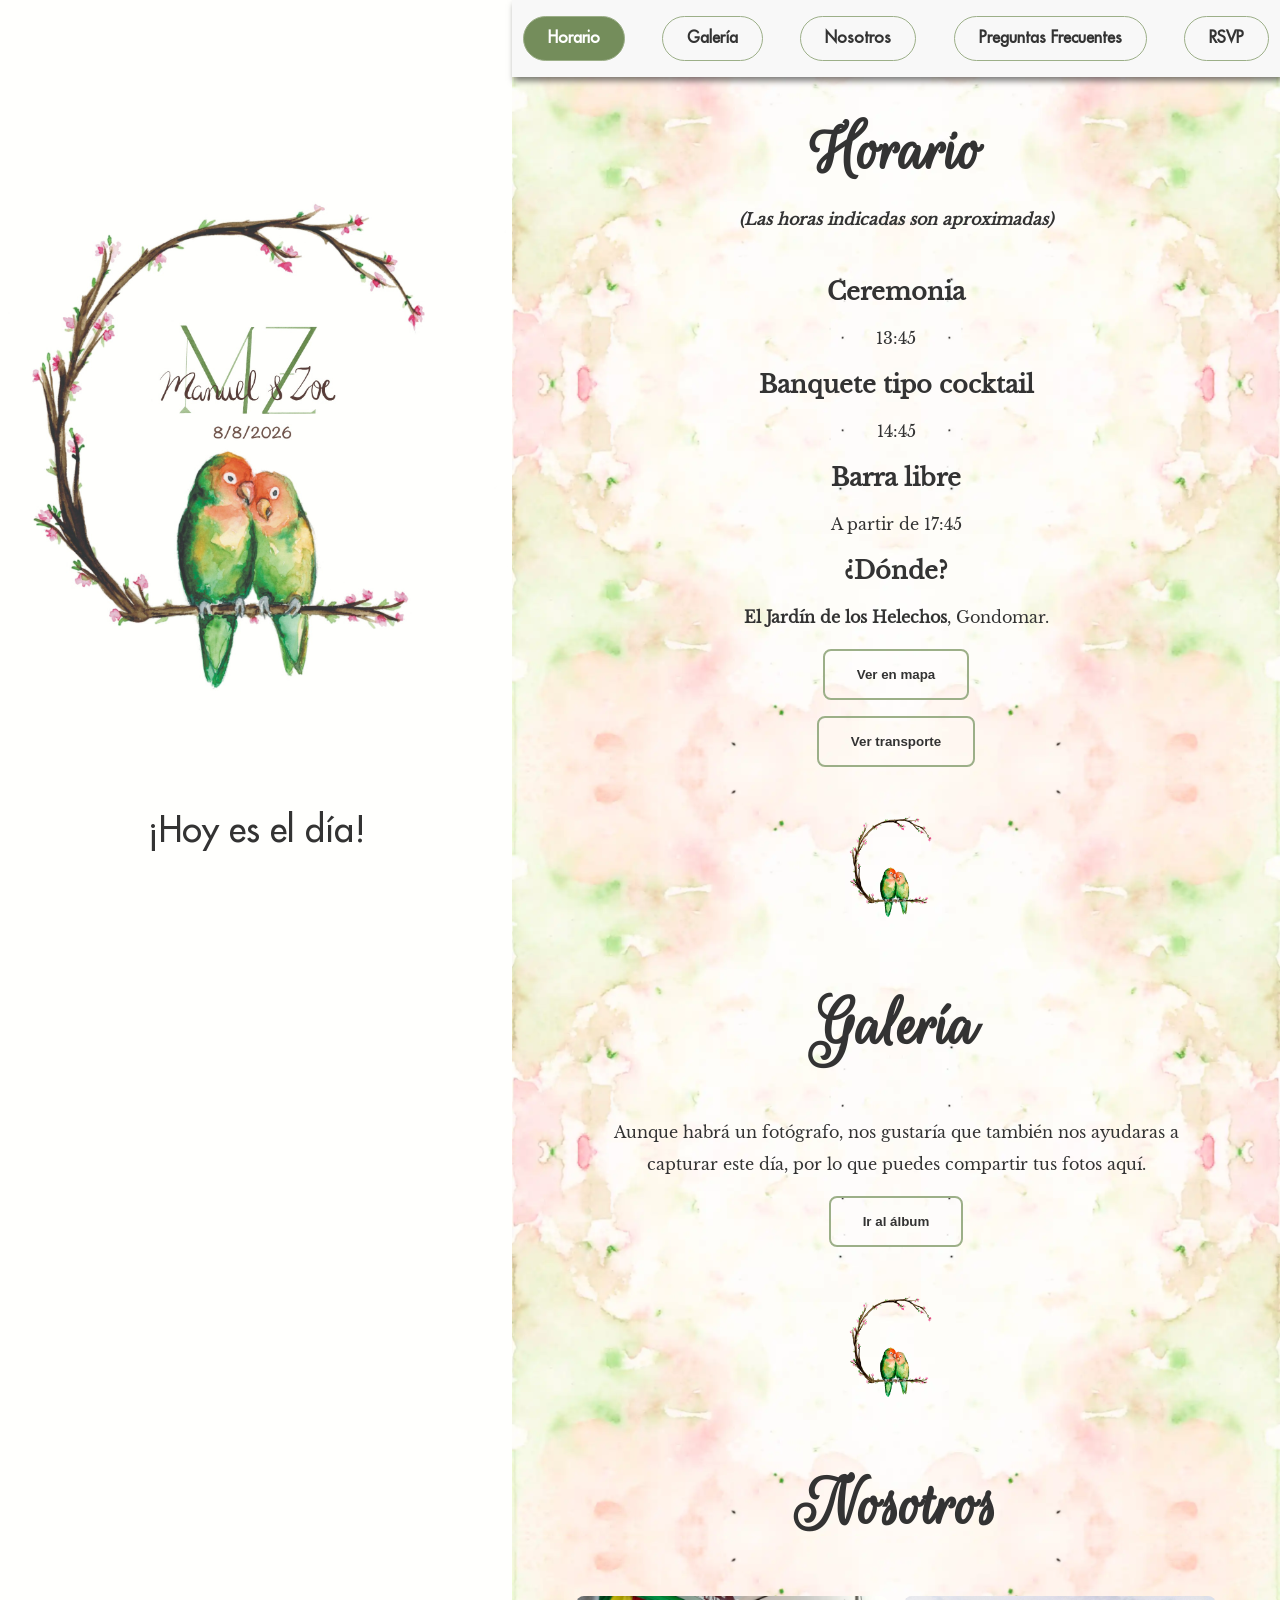
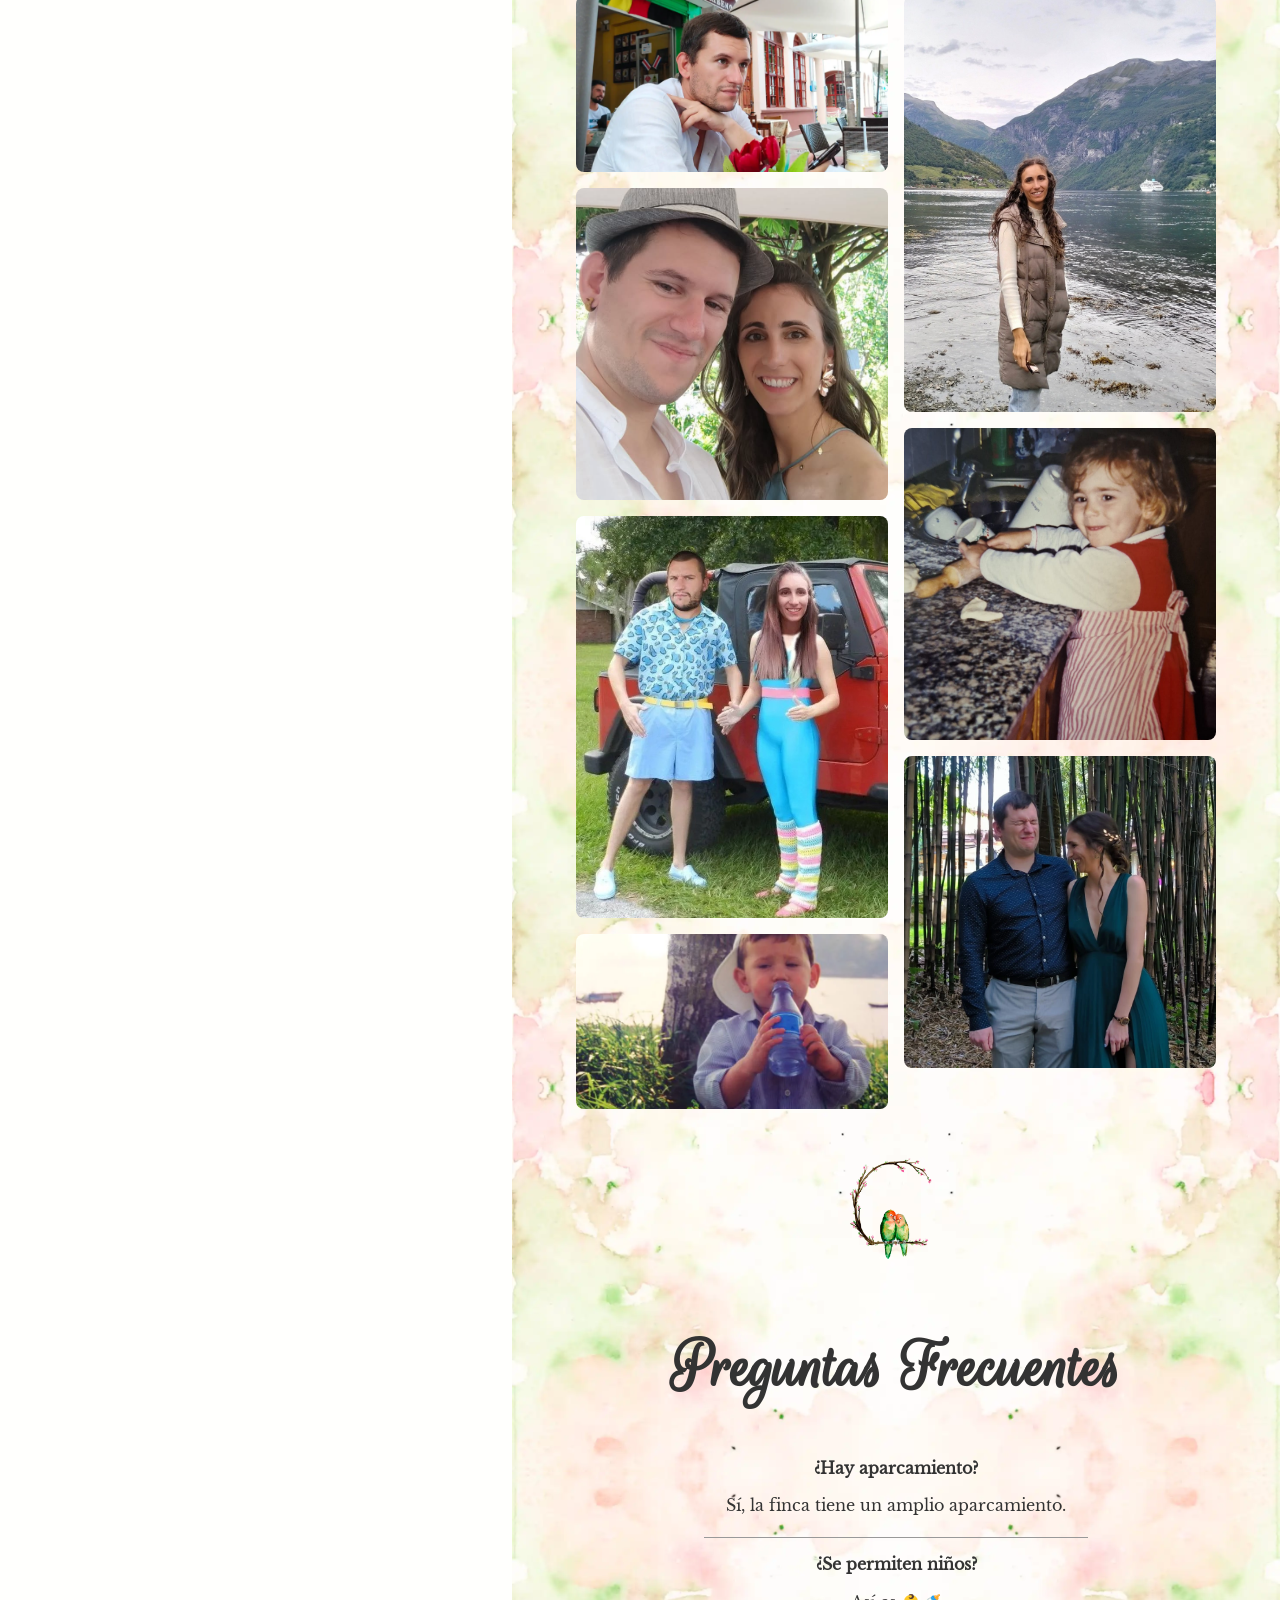
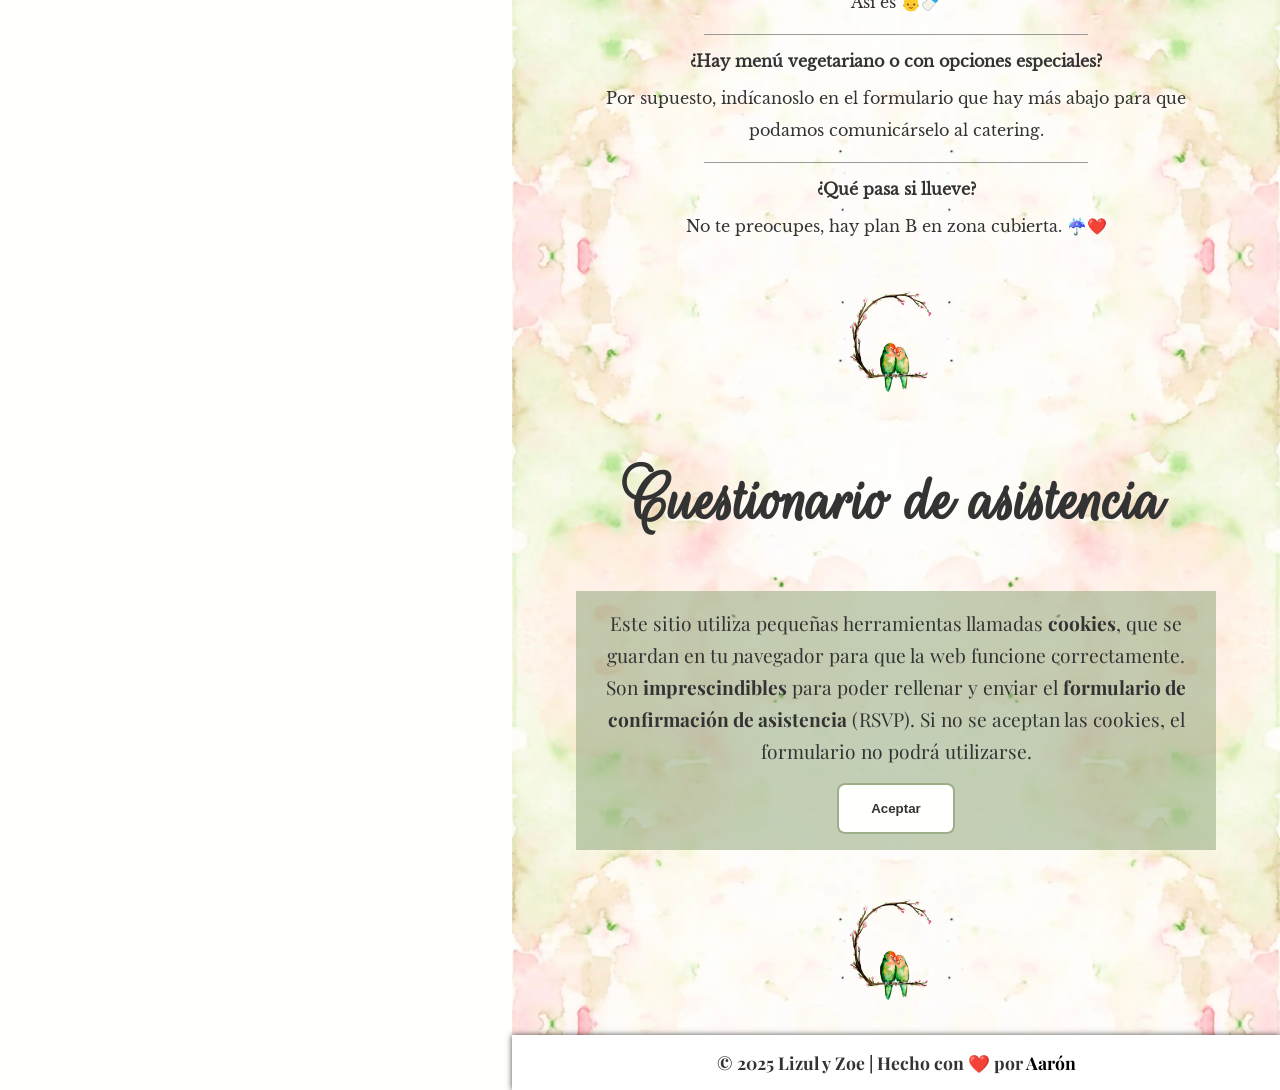
<file: index.html>
<!DOCTYPE html>
<html lang="es">

<head>
    <meta charset="UTF-8" />
    <meta name="viewport" content="width=device-width, initial-scale=1.0" />
    <meta name="robots" content="noindex, nofollow">
    <link rel="apple-touch-icon" sizes="180x180" href="/apple-touch-icon.png">
    <link rel="icon" type="image/png" sizes="32x32" href="/favicon-32x32.png">
    <link rel="icon" type="image/png" sizes="16x16" href="/favicon-16x16.png">
    <link rel="manifest" href="/site.webmanifest">
    <title>MaZo Boda - 8/8/2026</title>
    <meta property="og:title" content="MaZo Boda - 8 de agosto de 2026">
    <meta property="og:description" content="¡Estáis invitados! Consulta el horario, la ubicación y confirma tu asistencia.">
    <meta property="og:image" content="https://mazoboda.com/assets/img/hero.jpeg">
    <meta property="og:url" content="https://mazoboda.com">
    <meta property="og:type" content="website">
    <link rel="preload" href="./fonts/LibreBaskerville-Regular.woff2" as="font" type="font/woff2" crossorigin>
    <link rel="preload" href="./fonts/FuturaStd-Medium-bdda1a9e.woff2" as="font" type="font/woff2" crossorigin>
    <link rel="preload" href="./fonts/RougeScript-Regular.ttf" as="font" type="font/ttf" crossorigin>
    <link rel="stylesheet" href="./css/styles.css">
</head>

<body>
    <div class="wrapper">
        <div id="hero">
            <p id="temporizador"></p>
        </div>

        <div class="content">
            <div class="hamburger" id="hamburger" role="button" aria-label="Abrir menú de navegación" aria-expanded="false" aria-controls="nav-menu" tabindex="0">&#9776;</div>
            <nav class="nav-menu" id="nav-menu">
                <button class="menu-btn active" data-target="hero">Inicio</button>
                <button class="menu-btn" data-target="horario">Horario</button>
                <button class="menu-btn" data-target="galeria">Galería</button>
                <button class="menu-btn" data-target="nosotros">Nosotros</button>
                <button class="menu-btn" data-target="faq">Preguntas Frecuentes</button>
                <button class="menu-btn" data-target="rsvp">RSVP</button>
            </nav>

            <section id="horario">
                <h2>Horario</h2>
                <h4><i>(Las horas indicadas son aproximadas)</i></h4>
                <div class="section-contenido">
                    <h3>Ceremonia</h3>
                    <p>13:45</p>
                    <h3>Banquete tipo cocktail</h3>
                    <p>14:45</p>
                    <h3>Barra libre</h3>
                    <p>A partir de 17:45</p>
                    <h3>¿Dónde?</h3>
                    <p><strong>El Jardín de los Helechos</strong>, Gondomar.</p>
                    <button id="verUbicacion">Ver en mapa</button>
                    <button id="verTransporte">Ver transporte</button>
                </div>
                <div class="deco-flor"></div>

            </section>

            <section id="galeria">
                <h2>Galería</h2>
                <div class="section-contenido">
                    <p>Aunque habrá un fotógrafo, nos gustaría que también nos ayudaras a capturar este día, por lo que
                        puedes compartir tus fotos aquí.</p>
                    <button id="verAlbum">Ir al álbum</button>
                </div>
                <div class="deco-flor"></div>
            </section>

            <section id="nosotros">
                <h2>Nosotros</h2>
                <div class="section-contenido">
                    <div class="masonry">
                        <div class="img-wrap" data-ratio="landscape">
                            <img src="./assets/img/1.webp" alt="Foto 3">
                        </div>
                        <div class="img-wrap" data-ratio="square">
                            <img src="./assets/img/2.jpg" alt="Foto 2">
                        </div>
                        <div class="img-wrap">
                            <img src="./assets/img/3.jpg" alt="Foto 5">
                        </div>
                        <div class="img-wrap" data-ratio="landscape">
                            <img src="./assets/img/4.webp" alt="Foto 6">
                        </div>
                        <div class="img-wrap" data-ratio="portrait">
                            <img src="./assets/img/7.jpg" alt="Foto 7">
                        </div>
                        <div class="img-wrap" data-ratio="square">
                            <img src="./assets/img/8.jpeg" alt="Foto 7">
                        </div>
                        <div class="img-wrap" data-ratio="square">
                            <img src="./assets/img/6.webp" alt="Foto 1">
                        </div>
                    </div>
                </div>
                <div class="deco-flor"></div>
            </section>
            <section id="faq">
                <h2>Preguntas Frecuentes</h2>
                <div class="section-contenido">
                    <div class="pregunta">
                        <h4>¿Hay aparcamiento?</h4>
                        <p>Sí, la finca tiene un amplio aparcamiento.</p>
                    </div>
                    <div class="divider"></div>
                    <div class="pregunta">
                        <h4>¿Se permiten niños?</h4>
                        <p>Así es 👶🍼</p>
                    </div>
                    <div class="divider"></div>

                    <div class="pregunta">
                        <h4>¿Hay menú vegetariano o con opciones especiales?</h4>
                        <p>Por supuesto, indícanoslo en el formulario que hay más abajo para que podamos comunicárselo
                            al catering.</p>
                    </div>
                    <div class="divider"></div>

                    <div class="pregunta">
                        <h4>¿Qué pasa si llueve?</h4>
                        <p>No te preocupes, hay plan B en zona cubierta. ☔❤️</p>
                    </div>

                </div>
                <div class="deco-flor"></div>
            </section>
            <section id="rsvp">
                <h2>Cuestionario de asistencia</h2>
                <div class="section-contenido">
                    <div id="avisoCookies">
                        <p>Este sitio utiliza pequeñas herramientas llamadas <strong>cookies</strong>, que se guardan en
                            tu navegador
                            para que la web funcione correctamente.
                            Son <strong>imprescindibles</strong> para poder rellenar y enviar el <strong>formulario de
                                confirmación de asistencia</strong>
                            (RSVP).
                            Si no se aceptan las cookies, el formulario no podrá utilizarse.</p>
                        <button class="btn-aceptar-cookies" id="aceptarCookies">Aceptar</button>
                    </div>
                </div>
                <p id="revocarConsentimiento">Pulsa aquí para revocar el consentimiento de las cookies. El formulario
                    dejará de mostrarse y necesitarás aceptarlas de nuevo para poder usarlo.</p>
                <div class="deco-flor"></div>
            </section>
            <footer>
                &copy; 2025 Lizul y Zoe | Hecho con ❤️ por <a href="https://github.com/aarondurandev">Aarón</a>
            </footer>
            <div class="scroll-down-btn">
                <svg xmlns="http://www.w3.org/2000/svg" role="img" color="currentColor" fill="none" viewBox="0 0 24 24">
                    <path d="m6 9 6 6 6-6"></path>
                </svg>
            </div>
        </div>
    </div>
    <script src="./js/main.js"></script>
</body>

</html>
</file>
<file: css/styles.css>
/* ==================== */
/* FONTS */
/* ==================== */
@font-face {
  font-family: 'PlayfairDisplay';
  src: url('../fonts/PlayfairDisplay-VariableFont_wght.ttf') format('truetype');
  font-display: swap;
}

@font-face {
  font-family: 'Futura';
  src: url('../fonts/FuturaStd-Medium-bdda1a9e.woff2') format('woff2');
  font-display: swap;
}

@font-face {
  font-family: 'LibreBaskerville';
  src: url('../fonts/LibreBaskerville-Regular.woff2') format('woff2');
  font-display: swap;
}

@font-face {
  font-family: 'RougeScript';
  src: url('../fonts/RougeScript-Regular.ttf') format('truetype');
  font-display: swap;
}

/* ==================== */
/* GLOBAL VARIABLES */
/* ==================== */
:root {
  --color-fondo: #FFFFFD;
  --color-texto: #333;
  --color-primario: #d36c6c;
  --color-menu: #f8f8f8;
  --sombra-menu: 2px 4px 6px rgba(0, 0, 0, 0.5);
  --transicion: all 0.3s ease;
  --verde-salvia: #9CAF88;
  --marron-nuez: #5E503F;
  --arena-suave: #D8CAB8;
}

/* ==================== */
/* BASE STYLES */
/* ==================== */
* {
  margin: 0;
  padding: 0;
  box-sizing: border-box;
}

html {
  scroll-behavior: smooth;
}

body {
  user-select: none;
  background-color: var(--color-fondo);
  color: var(--color-texto);
  font-family: 'LibreBaskerville', serif;
}

body.no-scroll {
  overflow: hidden;
}

::-webkit-scrollbar {
  width: 8px;
  border-left: 1px solid #888;
}

::-webkit-scrollbar-thumb {
  background: var(--color-primario);
}

a {
  font-weight: bold;
  color: black;
  text-decoration: none;
}

button {
  background: none;
  color: #333;
  border: 2px solid var(--verde-salvia);
  margin: 0 auto;
  padding: 1rem 2rem;
  border-radius: 8px;
  font-weight: bold;
  transition: var(--transicion);
  cursor: pointer;
}

button:hover {
  background-color: var(--verde-salvia);
}

/* ==================== */
/* MAIN LAYOUT */
/* ==================== */
.wrapper {
  display: grid;
  grid-template-columns: 2fr 3fr;
  height: 100%;
}

/* ==================== */
/* HERO SECTION */
/* ==================== */
#hero {
  position: sticky;
  top: 0;
  height: 100vh;
  background: url('../assets/img/hero.jpeg');
  background-size: contain;
  background-repeat: no-repeat;
  background-position: center center;
  overflow: hidden;
  display: flex;
  justify-content: center;
  align-items: end;
}

#horario h4 {
  margin-top: -2rem;
}

/* ==================== */
/* MAIN CONTENT */
/* ==================== */
.content {
  width: 100%;
  font-family: 'LibreBaskerville';
  background-image: url('../assets/img/fondo_content.webp');
  background-size: contain;
}

/* ==================== */
/* SCROLL ANIMATIONS */
/* ==================== */
@keyframes fadeIn {
  from {
    opacity: 0;
    transform: translateY(24px);
  }
  to {
    opacity: 1;
    transform: translateY(0);
  }
}

section {
  opacity: 0;
}

section.is-visible {
  animation: fadeIn 0.6s ease forwards;
}

/* ==================== */
/* SECTIONS */
/* ==================== */
section {
  padding: 2rem 4rem;
  scroll-margin-top: 80px;
  display: flex;
  flex-direction: column;
  gap: 3rem;
  color: var(--color-texto);
  text-align: center;
}

section h2 {
  font-family: 'RougeScript';
  font-size: 4.5rem;
}

section h3 {
  font-size: 1.5rem;
}

section p {
  line-height: 2rem;
}

.section-contenido {
  display: flex;
  flex-direction: column;
  gap: 1rem;
}

/* ==================== */
/* COUNTDOWN TIMER */
/* ==================== */
#temporizador {
  font-family: 'Futura';
  font-size: 2.2rem !important;
  margin-bottom: 3rem;
}

/* ==================== */
/* ABOUT SECTION */
/* ==================== */
.masonry {
  column-count: 2;
  column-gap: 1rem;
}

.img-wrap {
  width: 100%;
  margin-bottom: 1rem;
  border-radius: 8px;
  break-inside: avoid;
  overflow: hidden;
}

.img-wrap[data-ratio="portrait"] {
  aspect-ratio: 3/4;
}

.img-wrap[data-ratio="landscape"] {
  aspect-ratio: 16/9;
}

.img-wrap[data-ratio="square"] {
  aspect-ratio: 1/1;
}

.img-wrap img {
  width: 100%;
  height: 100%;
  object-fit: cover;
  display: block;
}

.pregunta h4 {
  font-weight: bold;
  margin-bottom: 0.7rem;
}

/* ==================== */
/* NAVIGATION MENU */
/* ==================== */
.nav-menu {
  display: flex;
  flex-wrap: wrap;
  justify-content: center;
  gap: 1rem;
  padding: 1rem 0;
  background: var(--color-menu);
  position: sticky;
  top: 0;
  z-index: 10;
  box-shadow: var(--sombra-menu);
}

.menu-btn {
  background: none;
  border: 1px solid var(--verde-salvia);
  padding: 0.75rem 1.5rem;
  border-radius: 999px;
  cursor: pointer;
  font-family: 'Futura', sans-serif;
  font-size: 1rem;
  color: #333;
  transition: var(--transicion);
}

.menu-btn:hover,
.menu-btn.active {
  background-color: #748d5b;
  color: white;
}

.menu-btn[data-target="hero"] {
  display: none;
}

/* ==================== */
/* MOBILE MENU */
/* ==================== */
.hamburger {
  display: none;
  position: fixed;
  top: 1rem;
  right: 1rem;
  font-size: 1.5rem;
  line-height: 1rem;
  width: 48px;
  height: 48px;
  border-radius: 50%;
  border: 1px solid var(--color-texto);
  background-color: #EEE;
  color: var(--color-texto);
  cursor: pointer;
  align-items: center;
  justify-content: center;
  box-shadow: 0 2px 4px rgba(0, 0, 0, 0.2);
  transition: font-size ease-out 0.1s;
  z-index: 20;
}

/* ==================== */
/* FOOTER */
/* ==================== */
footer {
  background: white;
  font-family: 'PlayfairDisplay';
  font-size: 1.1em;
  font-weight: bold;
  color: var(--color-texto);
  text-align: center;
  padding: 1rem;
  box-shadow: 0 0 6px rgba(0, 0, 0, 0.7);
}

/* ==================== */
/* COOKIE NOTICE */
/* ==================== */
#avisoCookies {
  display: flex;
  flex-direction: column;
  gap: 1rem;
  justify-content: center;
  min-height: 25svh;
  padding: 1rem;
  text-align: center;
  background-color: rgba(156, 175, 136, 0.6);
}

#avisoCookies p {
  margin: 0;
  display: inline-block;
  vertical-align: middle;
  font-family: 'PlayfairDisplay';
  font-size: 1.2rem;
  color: var(--color-texto);
}

.btn-aceptar-cookies {
  background-color: var(--color-fondo);
}

.btn-aceptar-cookies:hover {
  background-color: #748d5b;
  color: white;
}

#revocarConsentimiento {
  display: none;
  cursor: pointer;
  font-size: 0.9rem;
  text-decoration: underline;
}

/* ==================== */
/* GOOGLE FORM */
/* ==================== */
#googleForm {
  display: none;
  min-height: 50svh;
  background-color: white;
  border-radius: 10px;
}

/* ==================== */
/* DECORATIVE ELEMENTS */
/* ==================== */
.deco-flor {
  align-self: center;
  justify-self: center;
}

.deco-flor::before {
  background-image: url('../assets/img/pollos1500_lol_sin_fondo.webp');
  background-size: contain;
  background-repeat: no-repeat;
  background-position: center center;
  height: 105px;
  width: 172px;
  content: " ";
  display: block;
}

.divider {
  width: 60%;
  height: 1px;
  background-color: #999;
  margin: 0 auto;
}

.scroll-down-btn {
  display: none;
}

/* ==================== */
/* UTILITY CLASSES */
/* ==================== */
.verde-salvia {
  background-color: var(--verde-salvia);
  color: var(--color-texto);
}

.marron-nuez {
  background-color: var(--marron-nuez);
  color: white;
}

.arena-suave {
  background-color: var(--arena-suave);
  color: black;
}

/* ==================== */
/* MEDIA QUERIES */
/* ==================== */
@media (max-width: 1024px) {
  .wrapper {
    display: flex;
    flex-direction: column;
    height: auto;
  }

  #hero {
    height: 100svh;
  }

  .content {
    position: relative;
    z-index: 2;
    margin-top: -60px;
    padding-top: 80px;
    border-top-left-radius: 2rem;
    border-top-right-radius: 2rem;
    box-shadow: 0px 0px 15px 1px rgba(0, 0, 0, .5);
  }

  .nav-menu {
    display: none;
    flex-direction: column;
    align-items: center;
    width: 100%;
    background: var(--color-menu);
    gap: 1rem;
    padding: 1rem;
    text-align: center;
    position: fixed;
    left: 0;
    right: 0;
    z-index: 15;
    box-shadow: 0px 6px 12px rgba(0, 0, 0, 0.5);
  }

  .nav-menu.active {
    display: flex;
  }

  .hamburger {
    display: flex;
  }

  .menu-btn {
    font-size: 1.25rem;
    border: none;
    text-transform: uppercase;
  }

  .menu-btn[data-target="hero"] {
    display: block;
  }

  section {
    padding: 3rem 7rem;
    scroll-margin-top: inherit;
    min-height: 50vh;
  }

  #inicio {
    display: none;
  }

  #temporizador {
    margin-bottom: 6rem;
    font-size: 1rem !important;
  }

  .masonry {
    column-count: 2;
  }

  .scroll-down-btn {
    position: absolute;
    top: 0;
    left: 0;
    right: 0;
    height: 60px;
    display: flex;
    justify-content: center;
    align-items: end;
    cursor: pointer;
    border-top-left-radius: 2rem;
    border-top-right-radius: 2rem;
  }

  .scroll-down-btn svg {
    width: 24px;
    height: 24px;
    stroke: var(--color-texto);
    stroke-width: 2;
    stroke-linejoin: round;
    stroke-linecap: round;
    animation: pulse 3s infinite;
  }

  @keyframes pulse {
    0% {
      transform: rotate(180deg) scale(1) translateY(0);
    }

    50% {
      transform: rotate(180deg) scale(1.4) translateY(25px);
    }

    100% {
      transform: rotate(180deg) scale(1) translateY(0);
    }
  }
}

@media (max-width: 768px) {
  .hamburger {
    padding: 1rem;
  }

  section {
    padding: 3rem 2rem;
  }

  .masonry {
    display: flex;
    column-count: unset;
    gap: 16px;
    overflow-x: auto;
    scroll-snap-type: x mandatory;
    -webkit-overflow-scrolling: touch;
    padding-bottom: 8px;
  }

  .img-wrap {
    flex: 0 0 85%;
    margin-bottom: 0;
    scroll-snap-align: center;
    aspect-ratio: 4/5;
  }

  .img-wrap img {
    transition: transform 0.4s ease;
  }

  .img-wrap:hover img {
    transform: scale(1.05);
  }
}

@media (orientation: landscape) {
  .hero-wrapper h1 {
    white-space: inherit;
  }
}
</file>
